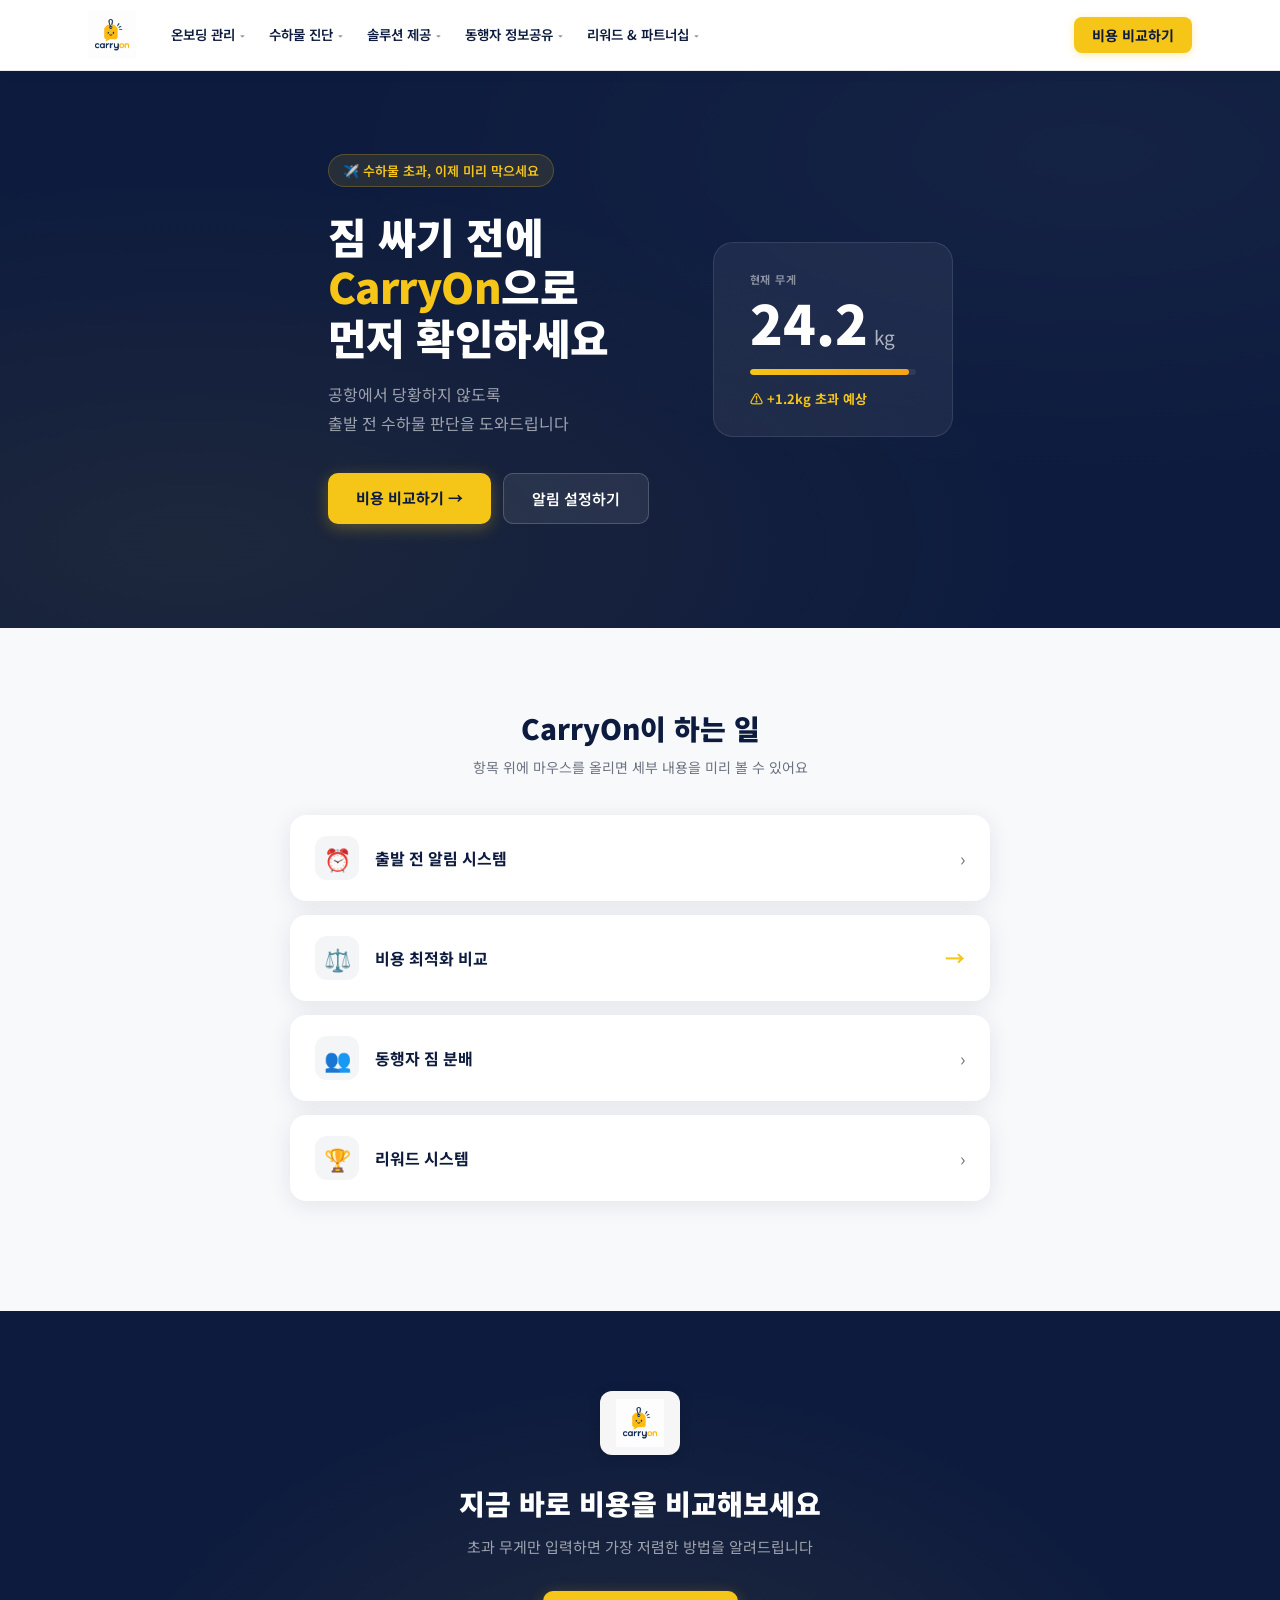
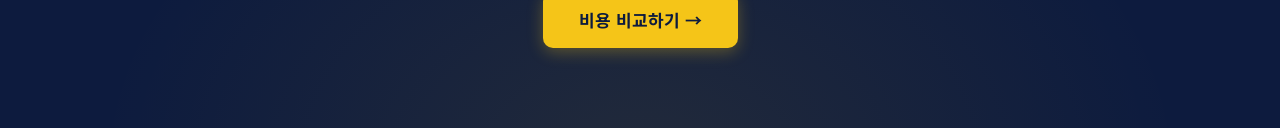
<file: index.html>
<!DOCTYPE html>
<html lang="ko">
<head>
<meta charset="UTF-8">
<meta name="viewport" content="width=device-width, initial-scale=1.0">
<title>CarryOn — 수하물 판단 도우미</title>
<link rel="stylesheet" href="style.css">
</head>
<body>

<nav class="navbar">
  <div class="nav-inner">
    <a href="index.html" class="nav-logo">
      <img src="assets/logo.jpeg" alt="CarryOn">
    </a>
    <ul class="nav-menu">
      <li class="nav-item">
        <button class="nav-item-btn">온보딩 관리 <span class="nav-chevron">▾</span></button>
        <ul class="dropdown">
          <li><a href="#">항공편 검색</a></li>
          <li><a href="#">항공편 등록</a></li>
          <li><a href="#">D-Day별 맞춤 가이드 카드</a></li>
        </ul>
      </li>
      <li class="nav-item">
        <button class="nav-item-btn">수하물 진단 <span class="nav-chevron">▾</span></button>
        <ul class="dropdown">
          <li><a href="#">사전 알림시스템 안내</a></li>
          <li><a href="notification.html">알림시스템 예약</a></li>
          <li><a href="#">무게 입력 및 분석</a></li>
        </ul>
      </li>
      <li class="nav-item">
        <button class="nav-item-btn">솔루션 제공 <span class="nav-chevron">▾</span></button>
        <ul class="dropdown">
          <li><a href="#">배송신청 원클릭 해결</a></li>
          <li><a href="cost.html">초과 요금 즉시 결제</a></li>
        </ul>
      </li>
      <li class="nav-item">
        <button class="nav-item-btn">동행자 정보공유 <span class="nav-chevron">▾</span></button>
        <ul class="dropdown">
          <li><a href="#">동행자 초대 관리</a></li>
          <li><a href="#">그룹 생성</a></li>
          <li><a href="#">일행 현황 공유</a></li>
        </ul>
      </li>
      <li class="nav-item">
        <button class="nav-item-btn">리워드 &amp; 파트너십 <span class="nav-chevron">▾</span></button>
        <ul class="dropdown">
          <li><a href="#">리워드 적립 시스템</a></li>
          <li><a href="#">등급 구조</a></li>
          <li><a href="#">항공사/배송사/면세점</a></li>
        </ul>
      </li>
    </ul>
    <a href="cost.html" class="nav-cta">비용 비교하기</a>
  </div>
</nav>

<section class="hero">
  <div class="hero-inner">
    <div class="hero-badge">✈️ 수하물 초과, 이제 미리 막으세요</div>
    <h1 class="hero-title">
      짐 싸기 전에<br>
      <span class="yellow">CarryOn</span>으로<br>
      먼저 확인하세요
    </h1>
    <p class="hero-sub">공항에서 당황하지 않도록<br>출발 전 수하물 판단을 도와드립니다</p>
    <div class="hero-btns">
      <a href="cost.html" class="btn-primary">비용 비교하기 →</a>
      <a href="notification.html" class="btn-secondary">알림 설정하기</a>
    </div>
  </div>
  <div class="hero-visual">
    <div class="weight-card">
      <div class="wc-label">현재 무게</div>
      <div class="wc-number">24.2<span>kg</span></div>
      <div class="wc-bar-wrap">
        <div class="wc-bar-fill" style="width:96%"></div>
      </div>
      <div class="wc-over">⚠️ +1.2kg 초과 예상</div>
    </div>
  </div>
</section>

<section class="features">
  <div class="features-inner">
    <h2 class="section-title">CarryOn이 하는 일</h2>
    <p class="section-sub">항목 위에 마우스를 올리면 세부 내용을 미리 볼 수 있어요</p>

    <div class="feat-card" id="feat1">
      <div class="feat-header" onclick="toggleFeat('feat1')">
        <div class="feat-icon">⏰</div>
        <div class="feat-main">
          <div class="feat-title">출발 전 알림 시스템</div>
          <div class="feat-arrow">›</div>
        </div>
      </div>
      <div class="feat-body">
        <div class="feat-sub"><strong>D-7 수하물 규정 안내</strong></div>
        <div class="feat-sub"><strong>D-3 짐 싸기 체크리스트</strong></div>
        <div class="feat-sub"><strong>D-1 무게 측정 유도 알림</strong></div>
        <div class="feat-sub"><strong>당일 출발 전 최종 확인</strong></div>
      </div>
    </div>

    <div class="feat-card feat-nav" id="feat2">
      <div class="feat-header" onclick="window.location.href='cost.html'">
        <div class="feat-icon">⚖️</div>
        <div class="feat-main">
          <div class="feat-title">비용 최적화 비교</div>
          <div class="feat-arrow">→</div>
        </div>
      </div>
      <div class="feat-body">
        <div class="feat-sub"><strong>국제 우편 vs 보관 vs 초과 납부 자동 비교</strong></div>
        <div class="feat-sub"><strong>가장 저렴한 옵션 하이라이트</strong></div>
        <div class="feat-sub"><strong>초과 무게 입력 시 즉시 계산</strong></div>
        <a href="cost.html" class="feat-link">지금 바로 계산하기 →</a>
      </div>
    </div>

    <div class="feat-card" id="feat3">
      <div class="feat-header" onclick="toggleFeat('feat3')">
        <div class="feat-icon">👥</div>
        <div class="feat-main">
          <div class="feat-title">동행자 짐 분배</div>
          <div class="feat-arrow">›</div>
        </div>
      </div>
      <div class="feat-body">
        <div class="feat-sub"><strong>일행 전체 무게 합산 현황</strong></div>
        <div class="feat-sub"><strong>최적 분배 추천</strong></div>
        <div class="feat-sub"><strong>그룹 알림 연동</strong></div>
      </div>
    </div>

    <div class="feat-card" id="feat4">
      <div class="feat-header" onclick="toggleFeat('feat4')">
        <div class="feat-icon">🏆</div>
        <div class="feat-main">
          <div class="feat-title">리워드 시스템</div>
          <div class="feat-arrow">›</div>
        </div>
      </div>
      <div class="feat-body">
        <div class="feat-sub"><strong>초과 없이 통과 시 포인트 적립</strong></div>
        <div class="feat-sub"><strong>라운지 이용권 · 수하물 추가 허용 쿠폰</strong></div>
        <div class="feat-sub"><strong>Bronze → Silver → Gold → Platinum</strong></div>
      </div>
    </div>

  </div>
</section>

<section class="cta-section">
  <div class="cta-inner">
    <div class="cta-logo"><img src="assets/logo.jpeg" alt="CarryOn"></div>
    <h2>지금 바로 비용을 비교해보세요</h2>
    <p>초과 무게만 입력하면 가장 저렴한 방법을 알려드립니다</p>
    <a href="cost.html" class="btn-primary large">비용 비교하기 →</a>
  </div>
</section>

<script src="script.js"></script>
</body>
</html>
</file>
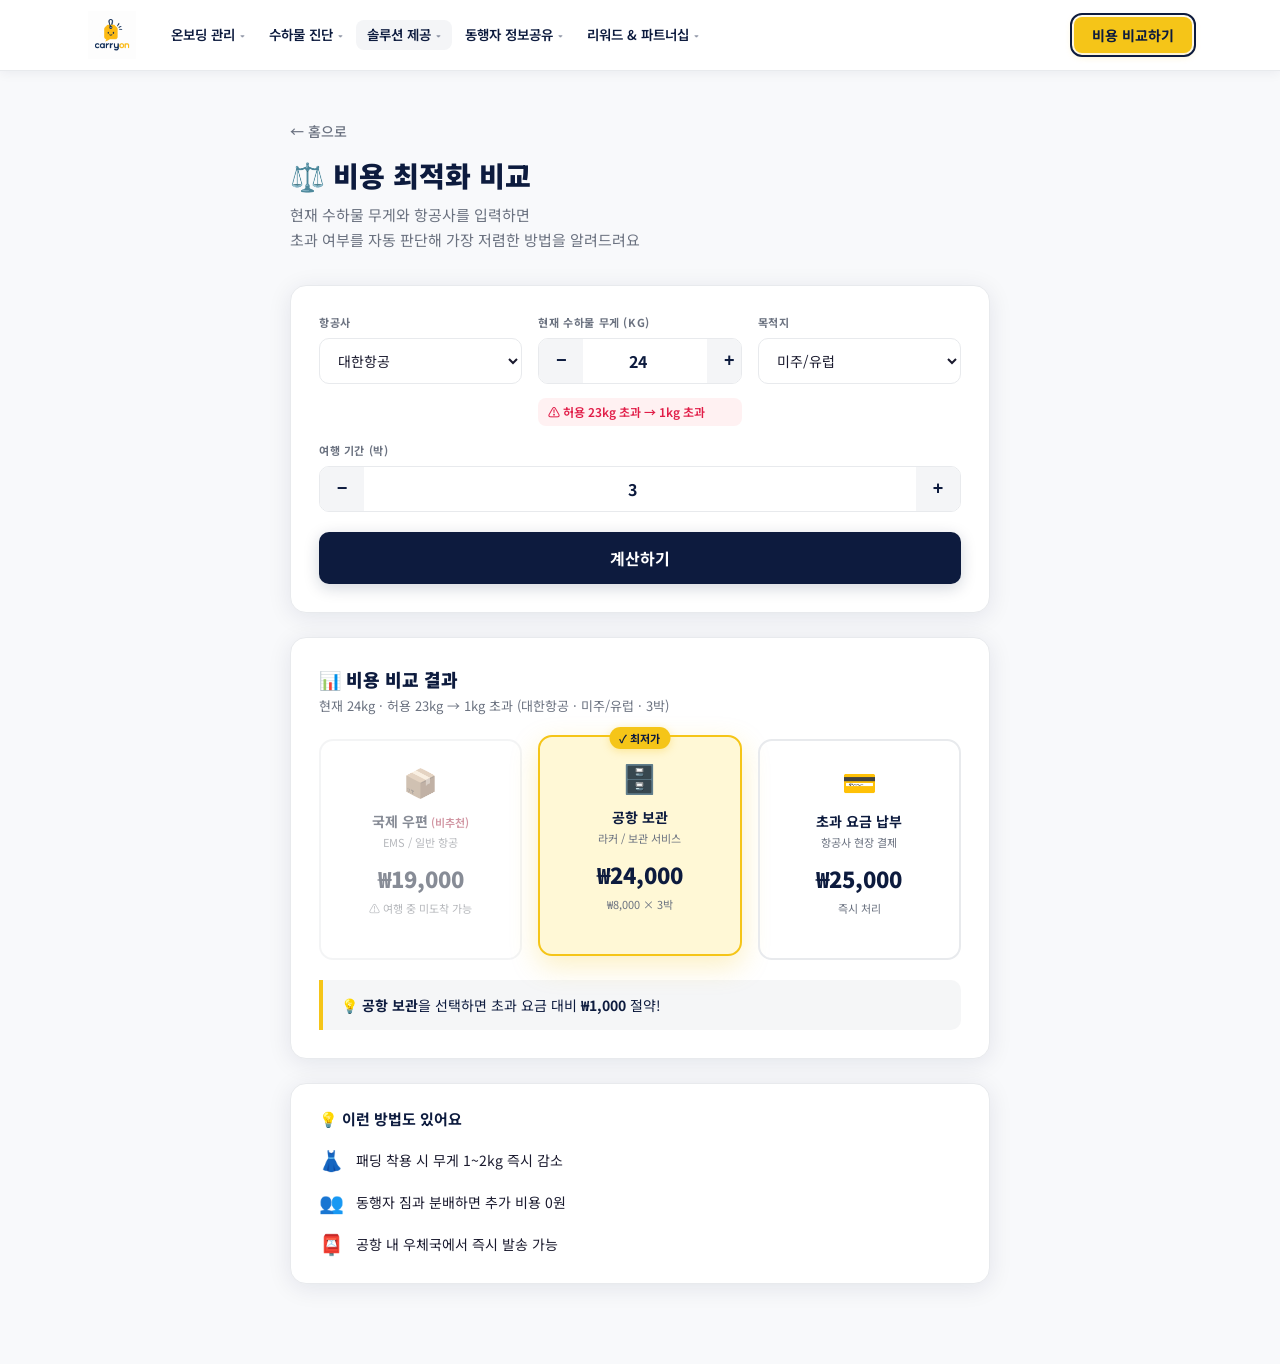
<file: cost.html>
<!DOCTYPE html>
<html lang="ko">
<head>
<meta charset="UTF-8">
<meta name="viewport" content="width=device-width, initial-scale=1.0">
<title>비용 최적화 비교 — CarryOn</title>
<link rel="stylesheet" href="style.css">
</head>
<body>

<nav class="navbar">
  <div class="nav-inner">
    <a href="index.html" class="nav-logo">
      <img src="assets/logo.jpeg" alt="CarryOn">
    </a>
    <ul class="nav-menu">
      <li class="nav-item">
        <button class="nav-item-btn">온보딩 관리 <span class="nav-chevron">▾</span></button>
        <ul class="dropdown">
          <li><a href="#">항공편 검색</a></li>
          <li><a href="#">항공편 등록</a></li>
          <li><a href="#">D-Day별 맞춤 가이드 카드</a></li>
        </ul>
      </li>
      <li class="nav-item">
        <button class="nav-item-btn">수하물 진단 <span class="nav-chevron">▾</span></button>
        <ul class="dropdown">
          <li><a href="#">사전 알림시스템 안내</a></li>
          <li><a href="notification.html">알림시스템 예약</a></li>
          <li><a href="#">무게 입력 및 분석</a></li>
        </ul>
      </li>
      <li class="nav-item active">
        <button class="nav-item-btn">솔루션 제공 <span class="nav-chevron">▾</span></button>
        <ul class="dropdown">
          <li><a href="#">배송신청 원클릭 해결</a></li>
          <li><a href="cost.html" class="active">초과 요금 즉시 결제</a></li>
        </ul>
      </li>
      <li class="nav-item">
        <button class="nav-item-btn">동행자 정보공유 <span class="nav-chevron">▾</span></button>
        <ul class="dropdown">
          <li><a href="#">동행자 초대 관리</a></li>
          <li><a href="#">그룹 생성</a></li>
          <li><a href="#">일행 현황 공유</a></li>
        </ul>
      </li>
      <li class="nav-item">
        <button class="nav-item-btn">리워드 &amp; 파트너십 <span class="nav-chevron">▾</span></button>
        <ul class="dropdown">
          <li><a href="#">리워드 적립 시스템</a></li>
          <li><a href="#">등급 구조</a></li>
          <li><a href="#">항공사/배송사/면세점</a></li>
        </ul>
      </li>
    </ul>
    <a href="cost.html" class="nav-cta active">비용 비교하기</a>
  </div>
</nav>

<main class="cost-main">
  <div class="cost-inner">

    <div class="page-header">
      <a href="index.html" class="back-link">← 홈으로</a>
      <h1>⚖️ 비용 최적화 비교</h1>
      <p>현재 수하물 무게와 항공사를 입력하면<br>초과 여부를 자동 판단해 가장 저렴한 방법을 알려드려요</p>
    </div>

    <div class="input-card">
      <div class="input-row">
        <div class="input-group">
          <label>항공사</label>
          <select id="airline" onchange="calculate()">
            <option value="korean">대한항공</option>
            <option value="asiana">아시아나항공</option>
            <option value="jeju">제주항공</option>
            <option value="jinair">진에어</option>
            <option value="tway">티웨이항공</option>
          </select>
        </div>
        <div class="input-group">
          <label>현재 수하물 무게 (kg)</label>
          <div class="number-input">
            <button onclick="changeWeight(-0.5)">−</button>
            <input type="number" id="currentweight" value="24" min="1" max="50" step="0.5" oninput="calculate()">
            <button onclick="changeWeight(0.5)">+</button>
          </div>
          <div class="weight-status" id="weight-status"></div>
        </div>
        <div class="input-group">
          <label>목적지</label>
          <select id="destination" onchange="calculate()">
            <option value="domestic">국내</option>
            <option value="asia">아시아</option>
            <option value="us" selected>미주/유럽</option>
          </select>
        </div>
        <div class="input-group">
          <label>여행 기간 (박)</label>
          <div class="number-input">
            <button onclick="changeDays(-1)">−</button>
            <input type="number" id="tripdays" value="3" min="1" max="30" step="1" oninput="calculate()">
            <button onclick="changeDays(1)">+</button>
          </div>
        </div>
      </div>
      <button class="calc-btn" onclick="calculate()">계산하기</button>
    </div>

    <div class="no-excess-banner" id="no-excess" style="display:none">
      <div class="neb-icon">✅</div>
      <div>
        <div class="neb-title">초과 없음!</div>
        <div class="neb-sub" id="neb-sub">현재 무게가 허용 범위 내에 있어요</div>
      </div>
    </div>

    <div class="result-section" id="result">
      <div class="result-title">📊 비용 비교 결과</div>
      <div class="result-subtitle" id="result-subtitle">2kg 초과 기준</div>
      <div class="options-grid">
        <div class="option-card" id="card-mail" onclick="showDetail('mail')">
          <div class="option-icon">📦</div>
          <div class="option-name">국제 우편</div>
          <div class="option-desc">EMS / 일반 항공</div>
          <div class="option-price" id="price-mail">₩18,000</div>
          <div class="option-note" id="note-mail">3~5일 소요</div>
          <div class="tap-hint">탭하여 자세히 보기</div>
          <div class="option-badge best" id="badge-mail" style="display:none">✓ 최저가</div>
        </div>
        <div class="option-card" id="card-storage" onclick="showDetail('storage')">
          <div class="option-icon">🗄️</div>
          <div class="option-name">공항 보관</div>
          <div class="option-desc">라커 / 보관 서비스</div>
          <div class="option-price" id="price-storage">₩8,000</div>
          <div class="option-note" id="note-storage">당일 보관</div>
          <div class="tap-hint">탭하여 자세히 보기</div>
          <div class="option-badge best" id="badge-storage" style="display:none">✓ 최저가</div>
        </div>
        <div class="option-card" id="card-fee" onclick="showDetail('fee')">
          <div class="option-icon">💳</div>
          <div class="option-name">초과 요금 납부</div>
          <div class="option-desc">항공사 현장 결제</div>
          <div class="option-price" id="price-fee">₩50,000</div>
          <div class="option-note" id="note-fee">즉시 처리</div>
          <div class="tap-hint">탭하여 자세히 보기</div>
          <div class="option-badge best" id="badge-fee" style="display:none">✓ 최저가</div>
        </div>
      </div>
      <div class="save-banner" id="save-banner">
        💡 <strong id="save-text">국제 우편</strong>을 선택하면 초과 요금 대비 <strong id="save-amount">₩32,000</strong> 절약!
      </div>
    </div>

    <div class="tip-card">
      <div class="tip-title">💡 이런 방법도 있어요</div>
      <div class="tip-list">
        <div class="tip-item"><span class="tip-icon">👗</span><span>패딩 착용 시 무게 1~2kg 즉시 감소</span></div>
        <div class="tip-item"><span class="tip-icon">👥</span><span>동행자 짐과 분배하면 추가 비용 0원</span></div>
        <div class="tip-item"><span class="tip-icon">📮</span><span>공항 내 우체국에서 즉시 발송 가능</span></div>
      </div>
    </div>

  </div>
</main>

<!-- Detail bottom-sheet modal -->
<div class="detail-overlay" id="detail-overlay" onclick="closeDetail()">
  <div class="detail-box" onclick="event.stopPropagation()">
    <div class="detail-drag-handle"></div>
    <div class="detail-box-header">
      <div class="detail-box-icon" id="d-icon"></div>
      <div>
        <div class="detail-box-title" id="d-title"></div>
        <div class="detail-box-sub"  id="d-sub"></div>
      </div>
      <button class="detail-close" onclick="closeDetail()">×</button>
    </div>
    <div id="d-body"></div>
  </div>
</div>

<script src="script.js"></script>
<script>
const airlineFees = {
  korean:  { asia: 20000, us: 25000, domestic: 5000 },
  asiana:  { asia: 18000, us: 23000, domestic: 5000 },
  jeju:    { asia: 15000, us: 20000, domestic: 4000 },
  jinair:  { asia: 14000, us: 19000, domestic: 4000 },
  tway:    { asia: 13000, us: 18000, domestic: 3500 },
};
const allowances = {
  korean:  { domestic: 20, asia: 23, us: 23 },
  asiana:  { domestic: 20, asia: 23, us: 23 },
  jeju:    { domestic: 15, asia: 15, us: 20 },
  jinair:  { domestic: 15, asia: 15, us: 20 },
  tway:    { domestic: 15, asia: 15, us: 20 },
};
const airlineNames = { korean:'대한항공', asiana:'아시아나항공', jeju:'제주항공', jinair:'진에어', tway:'티웨이항공' };
const destNames    = { domestic:'국내', asia:'아시아', us:'미주/유럽' };

function fmt(n) { return '₩' + n.toLocaleString(); }

function getExcess() {
  const airline   = document.getElementById('airline').value;
  const dest      = document.getElementById('destination').value;
  const currentKg = parseFloat(document.getElementById('currentweight').value) || 0;
  const limit     = allowances[airline][dest];
  const excess    = Math.round(Math.max(0, currentKg - limit) * 10) / 10;
  return { airline, dest, currentKg, limit, excess };
}

function changeWeight(delta) {
  const el = document.getElementById('currentweight');
  let v = parseFloat(el.value) + delta;
  if (v < 1)  v = 1;
  if (v > 50) v = 50;
  el.value = v;
  calculate();
}

function changeDays(delta) {
  const el = document.getElementById('tripdays');
  let v = parseInt(el.value) + delta;
  if (v < 1)  v = 1;
  if (v > 30) v = 30;
  el.value = v;
  calculate();
}

function calculate() {
  const { airline, dest, currentKg, limit, excess } = getExcess();

  /* weight status chip */
  const statusEl = document.getElementById('weight-status');
  if (excess <= 0) {
    statusEl.textContent  = `✓ 허용 범위 내 (한도 ${limit}kg, 여유 ${Math.round((limit - currentKg)*10)/10}kg)`;
    statusEl.className    = 'weight-status ok';
  } else {
    statusEl.textContent  = `⚠️ 허용 ${limit}kg 초과 → ${excess}kg 초과`;
    statusEl.className    = 'weight-status over';
  }

  /* no-excess vs result 토글 */
  const noExcessEl = document.getElementById('no-excess');
  const resultEl   = document.getElementById('result');
  if (excess <= 0) {
    noExcessEl.style.display = 'flex';
    resultEl.style.display   = 'none';
    document.getElementById('neb-sub').textContent =
      `현재 ${currentKg}kg · ${airlineNames[airline]} ${destNames[dest]} 허용 ${limit}kg — 초과 없음!`;
    return;
  }
  noExcessEl.style.display = 'none';
  resultEl.style.display   = 'block';

  const kg      = excess;
  const nights  = parseInt(document.getElementById('tripdays').value) || 1;
  const mailBase      = { domestic:3000, asia:8000, us:15000 };
  const mailKg        = { domestic:1000, asia:2500, us:4000 };
  const mailCost      = mailBase[dest] + mailKg[dest] * kg;
  const storagePerDay = dest==='domestic' ? 4000 : dest==='asia' ? 6000 : 8000;
  const storageCost   = storagePerDay * nights;
  const feeCost       = airlineFees[airline][dest] * kg;

  document.getElementById('result-subtitle').textContent =
    `현재 ${currentKg}kg · 허용 ${limit}kg → ${kg}kg 초과 (${airlineNames[airline]} · ${destNames[dest]} · ${nights}박)`;
  document.getElementById('price-mail').textContent    = fmt(mailCost);
  document.getElementById('price-storage').textContent = fmt(storageCost);
  document.getElementById('price-fee').textContent     = fmt(feeCost);
  const mailTooSlow = nights < 5;
  document.getElementById('note-mail').textContent =
    mailTooSlow
      ? '⚠️ 여행 중 미도착 가능'
      : dest==='domestic'?'1~2일 소요':dest==='asia'?'2~4일 소요':'5~7일 소요';
  document.getElementById('note-storage').textContent =
    `${fmt(storagePerDay)} × ${nights}박`;

  const mailCard = document.getElementById('card-mail');
  mailTooSlow ? mailCard.classList.add('mail-unavailable') : mailCard.classList.remove('mail-unavailable');

  ['mail','storage','fee'].forEach(k => {
    document.getElementById('badge-'+k).style.display = 'none';
    document.getElementById('card-'+k).classList.remove('winner');
  });

  const prices = { mail:mailCost, storage:storageCost, fee:feeCost };
  const eligible = mailTooSlow ? ['storage','fee'] : ['mail','storage','fee'];
  const minKey = eligible.reduce((a,b) => prices[a]<prices[b]?a:b);
  document.getElementById('badge-'+minKey).style.display = 'block';
  document.getElementById('card-'+minKey).classList.add('winner');

  const saved   = feeCost - prices[minKey];
  const nameMap = { mail:'국제 우편', storage:'공항 보관', fee:'초과 요금 납부' };
  if (saved > 0 && minKey !== 'fee') {
    document.getElementById('save-text').textContent   = nameMap[minKey];
    document.getElementById('save-amount').textContent = fmt(saved);
    document.getElementById('save-banner').style.display = 'block';
  } else {
    document.getElementById('save-banner').style.display = 'none';
  }
}
calculate();

/* ── Detail modal ── */
const mailBaseMap = { domestic:3000, asia:8000, us:15000 };
const mailKgMap   = { domestic:1000, asia:2500, us:4000 };
const storageMap  = { domestic:4000, asia:6000, us:8000 };
const deliveryMap = { domestic:'1~2일', asia:'2~4일', us:'5~7일' };

function showDetail(type) {
  const { airline, dest, currentKg, limit, excess } = getExcess();
  const kg     = excess || 0.5;
  const nights = parseInt(document.getElementById('tripdays').value) || 1;

  const mailCost      = mailBaseMap[dest] + mailKgMap[dest] * kg;
  const storagePerDay = storageMap[dest];
  const storageCost   = storagePerDay * nights;
  const feeCost       = airlineFees[airline][dest] * kg;

  const meta = {
    mail:    { icon:'📦', title:'국제 우편 (EMS)', sub:'공항 내 우체국에서 즉시 접수 가능' },
    storage: { icon:'🗄️', title:'공항 보관 서비스', sub:'라커 또는 수하물 보관 서비스 이용' },
    fee:     { icon:'💳', title:'초과 요금 납부', sub:'항공사 카운터 현장 결제' },
  };
  document.getElementById('d-icon').textContent  = meta[type].icon;
  document.getElementById('d-title').textContent = meta[type].title;
  document.getElementById('d-sub').textContent   = meta[type].sub;

  let body = '';

  if (type === 'mail') {
    body = `
      <div class="detail-section">
        <div class="detail-section-heading">💰 요금 계산 기준</div>
        <div class="detail-row">
          <span class="d-label">기본 요금 (${destNames[dest]} 노선)</span>
          <span class="d-value">${fmt(mailBaseMap[dest])}</span>
        </div>
        <div class="detail-row">
          <span class="d-label">초과 ${kg}kg × kg당 ${fmt(mailKgMap[dest])}</span>
          <span class="d-value">${fmt(mailKgMap[dest] * kg)}</span>
        </div>
        <div class="detail-row highlight">
          <span class="d-label">합계</span>
          <span class="d-value">${fmt(mailCost)}</span>
        </div>
      </div>
      <div class="detail-section">
        <div class="detail-section-heading">목적지별 기본 요금 / kg당 추가 요금</div>
        <table class="detail-table">
          <thead><tr><th>목적지</th><th>기본요금</th><th>kg당</th></tr></thead>
          <tbody>
            ${[['domestic','국내'],['asia','아시아'],['us','미주/유럽']].map(([k,n])=>`
              <tr class="${k===dest?'current':''}">
                <td>${n}${k===dest?' ✓':''}</td>
                <td>${fmt(mailBaseMap[k])}</td>
                <td>${fmt(mailKgMap[k])}</td>
              </tr>`).join('')}
          </tbody>
        </table>
      </div>
      <div class="detail-section">
        <div class="detail-section-heading">⏱️ 배송 소요 기간 &amp; 이용 방법</div>
        <ul class="detail-tips">
          <li>${destNames[dest]} 기준 약 ${deliveryMap[dest]} 소요 (EMS 기준)</li>
          <li>공항 내 우체국 또는 EMS 접수 창구 방문 후 즉시 발송</li>
          <li>박스는 공항 내 구매 가능 (약 ₩1,000~2,000)</li>
          <li>출발 2시간 전까지 접수 완료 필요</li>
          <li>귀중품·액체류·리튬 배터리는 포함 불가</li>
        </ul>
      </div>`;
  } else if (type === 'storage') {
    body = `
      <div class="detail-section">
        <div class="detail-section-heading">💰 요금 계산 기준</div>
        <div class="detail-row">
          <span class="d-label">1일 보관 요금 (${destNames[dest]})</span>
          <span class="d-value">${fmt(storagePerDay)}</span>
        </div>
        <div class="detail-row">
          <span class="d-label">${fmt(storagePerDay)} × ${nights}박</span>
          <span class="d-value">${fmt(storageCost)}</span>
        </div>
        <div class="detail-row highlight">
          <span class="d-label">합계 (${nights}박 기준)</span>
          <span class="d-value">${fmt(storageCost)}</span>
        </div>
      </div>
      <div class="detail-section">
        <div class="detail-section-heading">목적지별 1일 보관 요금</div>
        <table class="detail-table">
          <thead><tr><th>목적지</th><th>1일</th><th>${nights}박 합계</th></tr></thead>
          <tbody>
            ${[['domestic','국내'],['asia','아시아'],['us','미주/유럽']].map(([k,n])=>`
              <tr class="${k===dest?'current':''}">
                <td>${n}${k===dest?' ✓':''}</td>
                <td>${fmt(storageMap[k])}</td>
                <td>${fmt(storageMap[k] * nights)}</td>
              </tr>`).join('')}
          </tbody>
        </table>
      </div>
      <div class="detail-section">
        <div class="detail-section-heading">📍 이용 방법 &amp; 추천 상황</div>
        <ul class="detail-tips">
          <li>인천공항 1층 · 3층 수하물 보관소 또는 셀프 라커 이용</li>
          <li>귀국 후 찾아가거나 국내 택배 연계 배송 가능</li>
          <li>단기 여행(1~2박)에 비용 효율적, 장기일수록 우편 발송이 유리</li>
          <li>불필요한 짐을 맡기고 가볍게 여행하고 싶을 때 추천</li>
        </ul>
      </div>`;
  } else {
    const feePerKg = airlineFees[airline][dest];
    body = `
      <div class="detail-section">
        <div class="detail-section-heading">💰 요금 계산 기준</div>
        <div class="detail-row">
          <span class="d-label">${airlineNames[airline]} · ${destNames[dest]} · kg당 요금</span>
          <span class="d-value">${fmt(feePerKg)}</span>
        </div>
        <div class="detail-row">
          <span class="d-label">초과 ${kg}kg × ${fmt(feePerKg)}</span>
          <span class="d-value">${fmt(feeCost)}</span>
        </div>
        <div class="detail-row highlight">
          <span class="d-label">현장 결제 합계</span>
          <span class="d-value">${fmt(feeCost)}</span>
        </div>
      </div>
      <div class="detail-section">
        <div class="detail-section-heading">항공사별 ${destNames[dest]} 노선 kg당 요금 비교</div>
        <table class="detail-table">
          <thead><tr><th>항공사</th><th>kg당</th><th>${kg}kg 초과 시</th></tr></thead>
          <tbody>
            ${Object.entries(airlineFees).map(([k,v])=>`
              <tr class="${k===airline?'current':''}">
                <td>${airlineNames[k]}${k===airline?' ✓':''}</td>
                <td>${fmt(v[dest])}</td>
                <td>${fmt(v[dest]*kg)}</td>
              </tr>`).join('')}
          </tbody>
        </table>
      </div>
      <div class="detail-section">
        <div class="detail-section-heading">💡 절약 팁</div>
        <ul class="detail-tips">
          <li>출발 전 항공사 앱에서 추가 수하물 사전 구매 시 20~40% 저렴</li>
          <li>왕복 구매 시 추가 할인 적용 가능한 경우 있음</li>
          <li>체크인 카운터 대신 웹/앱 체크인으로 미리 처리 가능</li>
        </ul>
      </div>`;
  }

  document.getElementById('d-body').innerHTML = body;
  document.getElementById('detail-overlay').classList.add('active');
  document.body.style.overflow = 'hidden';
}

function closeDetail() {
  document.getElementById('detail-overlay').classList.remove('active');
  document.body.style.overflow = '';
}

document.addEventListener('keydown', e => { if (e.key === 'Escape') closeDetail(); });
</script>
</body>
</html>
</file>
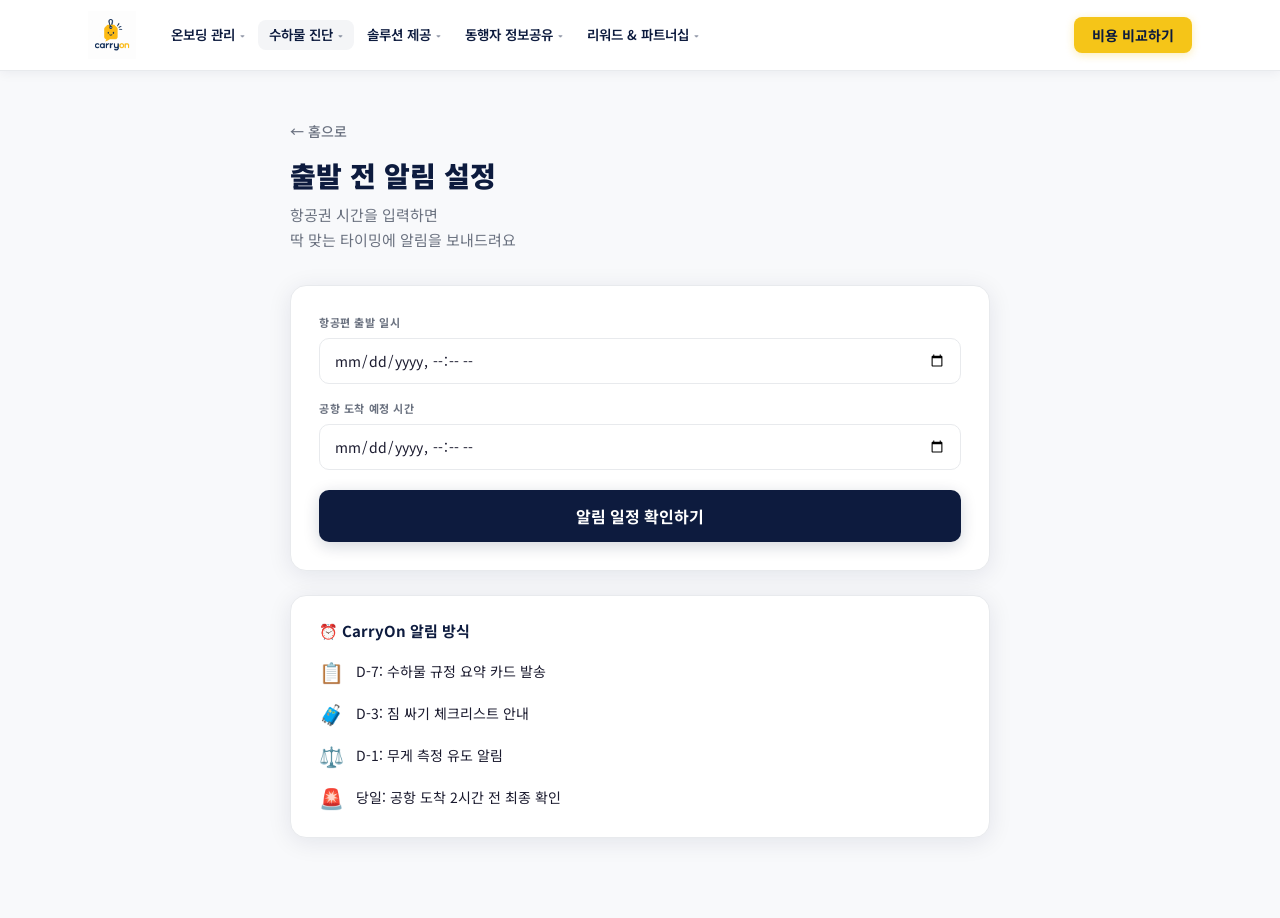
<file: notification.html>
<!DOCTYPE html>
<html lang="ko">
<head>
<meta charset="UTF-8">
<meta name="viewport" content="width=device-width, initial-scale=1.0">
<title>알림 설정 — CarryOn</title>
<link rel="stylesheet" href="style.css">
</head>
<body>

<nav class="navbar">
  <div class="nav-inner">
    <a href="index.html" class="nav-logo">
      <img src="assets/logo.jpeg" alt="CarryOn">
    </a>
    <ul class="nav-menu">
      <li class="nav-item">
        <button class="nav-item-btn">온보딩 관리 <span class="nav-chevron">▾</span></button>
        <ul class="dropdown">
          <li><a href="#">항공편 검색</a></li>
          <li><a href="#">항공편 등록</a></li>
          <li><a href="#">D-Day별 맞춤 가이드 카드</a></li>
        </ul>
      </li>
      <li class="nav-item active">
        <button class="nav-item-btn">수하물 진단 <span class="nav-chevron">▾</span></button>
        <ul class="dropdown">
          <li><a href="#">사전 알림시스템 안내</a></li>
          <li><a href="notification.html" class="active">알림시스템 예약</a></li>
          <li><a href="#">무게 입력 및 분석</a></li>
        </ul>
      </li>
      <li class="nav-item">
        <button class="nav-item-btn">솔루션 제공 <span class="nav-chevron">▾</span></button>
        <ul class="dropdown">
          <li><a href="#">배송신청 원클릭 해결</a></li>
          <li><a href="cost.html">초과 요금 즉시 결제</a></li>
        </ul>
      </li>
      <li class="nav-item">
        <button class="nav-item-btn">동행자 정보공유 <span class="nav-chevron">▾</span></button>
        <ul class="dropdown">
          <li><a href="#">동행자 초대 관리</a></li>
          <li><a href="#">그룹 생성</a></li>
          <li><a href="#">일행 현황 공유</a></li>
        </ul>
      </li>
      <li class="nav-item">
        <button class="nav-item-btn">리워드 &amp; 파트너십 <span class="nav-chevron">▾</span></button>
        <ul class="dropdown">
          <li><a href="#">리워드 적립 시스템</a></li>
          <li><a href="#">등급 구조</a></li>
          <li><a href="#">항공사/배송사/면세점</a></li>
        </ul>
      </li>
    </ul>
    <a href="cost.html" class="nav-cta">비용 비교하기</a>
  </div>
</nav>

<main class="cost-main">
  <div class="cost-inner">
    <div class="page-header">
      <a href="index.html" class="back-link">← 홈으로</a>
      <h1>출발 전 알림 설정</h1>
      <p>항공권 시간을 입력하면<br>딱 맞는 타이밍에 알림을 보내드려요</p>
    </div>
    <div class="input-card">
      <div class="input-row vertical">
        <div class="input-group full">
          <label>항공편 출발 일시</label>
          <input type="datetime-local" id="flight-time">
        </div>
        <div class="input-group full">
          <label>공항 도착 예정 시간</label>
          <input type="datetime-local" id="airport-time">
        </div>
      </div>
      <button class="calc-btn" onclick="setAlerts()">알림 일정 확인하기</button>
    </div>
    <div class="result-section" id="alert-result" style="display:none">
      <div class="result-title">📅 나의 알림 일정</div>
      <div class="alert-timeline" id="alert-timeline"></div>
    </div>
    <div class="tip-card">
      <div class="tip-title">⏰ CarryOn 알림 방식</div>
      <div class="tip-list">
        <div class="tip-item"><span class="tip-icon">📋</span><span>D-7: 수하물 규정 요약 카드 발송</span></div>
        <div class="tip-item"><span class="tip-icon">🧳</span><span>D-3: 짐 싸기 체크리스트 안내</span></div>
        <div class="tip-item"><span class="tip-icon">⚖️</span><span>D-1: 무게 측정 유도 알림</span></div>
        <div class="tip-item"><span class="tip-icon">🚨</span><span>당일: 공항 도착 2시간 전 최종 확인</span></div>
      </div>
    </div>
  </div>
</main>

<script src="script.js"></script>
<script>
function setAlerts() {
  const ft = document.getElementById('flight-time').value;
  if (!ft) { alert('항공편 출발 일시를 입력해주세요!'); return; }
  const flightDate = new Date(ft);
  const alerts = [
    { label:'D-7', emoji:'📋', desc:'수하물 규정 요약 카드', date: new Date(flightDate - 7*86400000) },
    { label:'D-3', emoji:'🧳', desc:'짐 싸기 체크리스트',   date: new Date(flightDate - 3*86400000) },
    { label:'D-1', emoji:'⚖️', desc:'무게 측정 유도 알림',  date: new Date(flightDate - 1*86400000) },
    { label:'당일', emoji:'🚨', desc:'출발 전 최종 확인',    date: new Date(flightDate - 2*3600000)  },
  ];
  const fmt = d => `${d.getMonth()+1}월 ${d.getDate()}일 ${d.getHours()}:${String(d.getMinutes()).padStart(2,'0')}`;
  document.getElementById('alert-timeline').innerHTML = alerts.map((a,i) => `
    <div class="alert-item" style="animation-delay:${i*0.1}s">
      <div class="alert-dot">${a.emoji}</div>
      <div class="alert-info">
        <div class="alert-label">${a.label}</div>
        <div class="alert-desc">${a.desc}</div>
        <div class="alert-time">${fmt(a.date)}</div>
      </div>
    </div>
  `).join('');
  document.getElementById('alert-result').style.display = 'block';
}
</script>
</body>
</html>
</file>
<file: style.css>
@import url('https://fonts.googleapis.com/css2?family=Noto+Sans+KR:wght@300;400;500;700;900&family=DM+Sans:wght@400;600;700&display=swap');

:root {
  --navy:         #0D1B3E;
  --yellow:       #F5C518;
  --yellow-light: #FFF8D6;
  --white:        #FFFFFF;
  --gray:         #F4F5F7;
  --gray2:        #E8EAED;
  --text:         #1A1A2E;
  --muted:        #6B7280;
  --radius:       16px;
  --shadow:       0 4px 24px rgba(13,27,62,0.09);
  --shadow-lg:    0 10px 40px rgba(13,27,62,0.16);
}

* { margin:0; padding:0; box-sizing:border-box; }
html { scroll-behavior: smooth; }

body {
  font-family: 'Noto Sans KR', 'DM Sans', sans-serif;
  background: #F8F9FB;
  color: var(--text);
}

/* ──────────────────────────────── NAVBAR */
.navbar {
  position: sticky; top: 0; z-index: 100;
  background: #ffffff;
  box-shadow: 0 1px 0 var(--gray2), 0 2px 12px rgba(13,27,62,0.07);
}
.nav-inner {
  max-width: 1160px; margin: 0 auto;
  padding: 0 28px; height: 70px;
  display: flex; align-items: center; gap: 8px;
}

.nav-logo {
  display: inline-flex; align-items: center;
  text-decoration: none; flex-shrink: 0;
  transition: opacity .2s;
}
.nav-logo:hover { opacity: 0.75; }
.nav-logo img   { height: 48px; display: block; object-fit: contain; }

/* ── Horizontal dropdown menu */
.nav-menu {
  list-style: none; display: flex; align-items: center;
  gap: 2px; flex: 1; margin: 0 16px;
}
.nav-item { position: relative; }
.nav-item-btn {
  background: none; border: none; cursor: pointer;
  font-family: inherit; font-size: 13.5px; font-weight: 600;
  color: var(--navy); padding: 8px 11px; border-radius: 8px;
  display: flex; align-items: center; gap: 5px;
  transition: background .15s; white-space: nowrap; line-height: 1;
}
.nav-item-btn:hover,
.nav-item.active .nav-item-btn { background: var(--gray); }
.nav-chevron {
  font-size: 9px; opacity: 0.45; display: inline-block;
  transition: transform .22s ease, opacity .2s;
}
.nav-item:hover .nav-chevron,
.nav-item.open  .nav-chevron { transform: rotate(180deg); opacity: 1; }

.dropdown {
  position: absolute; top: calc(100% + 8px); left: 0;
  background: white; border-radius: 12px;
  box-shadow: 0 10px 36px rgba(13,27,62,0.14);
  border: 1.5px solid var(--gray2);
  list-style: none; padding: 6px;
  min-width: 185px;
  opacity: 0; visibility: hidden; pointer-events: none;
  transform: translateY(-6px);
  transition: opacity .2s ease, transform .2s ease, visibility 0s linear .2s;
  z-index: 200;
}
.nav-item:hover .dropdown,
.nav-item.open  .dropdown {
  opacity: 1; visibility: visible; pointer-events: auto;
  transform: translateY(0);
  transition: opacity .2s ease, transform .2s ease, visibility 0s linear 0s;
}
.dropdown li a {
  display: block; padding: 9px 14px; border-radius: 8px;
  font-size: 13px; font-weight: 500; color: var(--text);
  text-decoration: none; transition: background .15s, color .15s;
  white-space: nowrap;
}
.dropdown li a:hover  { background: var(--gray); color: var(--navy); }
.dropdown li a.active {
  background: var(--yellow-light); color: var(--navy); font-weight: 700;
}

/* ── CTA button (right) */
.nav-cta {
  background: var(--yellow); color: var(--navy);
  text-decoration: none; font-size: 14px; font-weight: 700;
  padding: 8px 18px; border-radius: 8px; flex-shrink: 0;
  box-shadow: 0 2px 8px rgba(245,197,24,0.32);
  transition: opacity .2s, transform .15s, box-shadow .15s;
}
.nav-cta:hover  { opacity: 0.9; transform: translateY(-1px); box-shadow: 0 5px 14px rgba(245,197,24,0.40); }
.nav-cta.active { outline: 2px solid var(--navy); outline-offset: 2px; }

/* ──────────────────────────────── HERO */
.hero {
  background: var(--navy);
  background-image:
    radial-gradient(ellipse at 15% 85%, rgba(245,197,24,0.07) 0%, transparent 55%),
    radial-gradient(ellipse at 85% 15%, rgba(255,255,255,0.03) 0%, transparent 50%);
  color: white;
  padding: 84px 24px 104px;
  display: flex; align-items: center; justify-content: center;
  gap: 64px; flex-wrap: wrap;
}
.hero-inner { max-width: 480px; }
.hero-badge {
  display: inline-flex; align-items: center; gap: 6px;
  background: rgba(245,197,24,0.11);
  border: 1px solid rgba(245,197,24,0.24);
  color: var(--yellow);
  font-size: 13px; font-weight: 600;
  padding: 6px 14px; border-radius: 20px;
  margin-bottom: 24px;
}
.hero-title {
  font-size: 42px; font-weight: 900;
  line-height: 1.2; margin-bottom: 18px;
  letter-spacing: -0.5px;
}
.hero-title .yellow { color: var(--yellow); }
.hero-sub {
  color: rgba(255,255,255,0.58);
  font-size: 16px; line-height: 1.78; margin-bottom: 36px;
}
.hero-btns { display: flex; gap: 12px; flex-wrap: wrap; }

.btn-primary {
  background: var(--yellow); color: var(--navy);
  padding: 14px 28px; border-radius: 10px;
  font-weight: 700; font-size: 15px;
  text-decoration: none; display: inline-block;
  box-shadow: 0 4px 16px rgba(245,197,24,0.30);
  transition: transform .15s, box-shadow .15s;
}
.btn-primary:hover  { transform: translateY(-2px); box-shadow: 0 8px 24px rgba(245,197,24,0.42); }
.btn-primary:active { transform: translateY(0); }
.btn-primary.large  { font-size: 17px; padding: 16px 36px; }

.btn-secondary {
  background: rgba(255,255,255,0.08); color: white;
  padding: 14px 28px; border-radius: 10px;
  font-weight: 600; font-size: 15px;
  text-decoration: none; display: inline-block;
  border: 1px solid rgba(255,255,255,0.18);
  transition: background .15s, border-color .15s;
}
.btn-secondary:hover { background: rgba(255,255,255,0.15); border-color: rgba(255,255,255,0.32); }

/* ──────────────────────────────── WEIGHT CARD */
.hero-visual { flex-shrink: 0; }
.weight-card {
  background: rgba(255,255,255,0.06);
  border: 1px solid rgba(255,255,255,0.10);
  border-radius: 20px; padding: 28px 36px; min-width: 240px;
}
.wc-label { color: rgba(255,255,255,0.48); font-size: 11px; font-weight: 700; letter-spacing: 0.8px; text-transform: uppercase; margin-bottom: 8px; }
.wc-number { font-size: 54px; font-weight: 900; color: white; line-height: 1; }
.wc-number span { font-size: 19px; font-weight: 400; margin-left: 6px; opacity: 0.65; }
.wc-bar-wrap {
  height: 6px; background: rgba(255,255,255,0.08);
  border-radius: 3px; margin: 20px 0 14px; overflow: hidden;
}
.wc-bar-fill { height: 100%; background: linear-gradient(90deg, var(--yellow), #f5a318); border-radius: 3px; }
.wc-over { color: var(--yellow); font-size: 13px; font-weight: 700; }

/* ──────────────────────────────── FEATURES */
.features { padding: 80px 24px 96px; }
.features-inner { max-width: 700px; margin: 0 auto; }
.section-title {
  font-size: 28px; font-weight: 900;
  color: var(--navy); margin-bottom: 8px; text-align: center;
}
.section-sub {
  font-size: 14px; color: var(--muted);
  text-align: center; margin-bottom: 36px; line-height: 1.6;
}

.feat-card {
  background: white; border-radius: var(--radius);
  box-shadow: var(--shadow); margin-bottom: 14px;
  overflow: hidden;
  border: 1.5px solid transparent;
  transition: box-shadow .25s, transform .2s, border-color .2s;
}
.feat-card:hover {
  box-shadow: var(--shadow-lg);
  transform: translateY(-2px);
  border-color: var(--gray2);
}

.feat-header {
  display: flex; align-items: center; gap: 16px;
  padding: 20px 24px; cursor: pointer; user-select: none;
  transition: background .2s;
}
.feat-icon {
  font-size: 22px;
  width: 44px; height: 44px;
  display: flex; align-items: center; justify-content: center;
  background: var(--gray); border-radius: 12px; flex-shrink: 0;
  transition: background .2s;
}
.feat-card:hover .feat-icon { background: var(--yellow-light); }
.feat-main { flex: 1; display: flex; align-items: center; justify-content: space-between; }
.feat-title { font-size: 16px; font-weight: 700; color: var(--navy); }
.feat-arrow { font-size: 18px; color: var(--muted); transition: transform .25s, color .2s; }
.feat-card.open .feat-arrow { transform: rotate(90deg); color: var(--navy); }
.feat-card.open .feat-header { background: var(--yellow-light); }
.feat-card:hover:not(.open) .feat-header { background: var(--gray); }

/* ── Hover + open both reveal body (smooth max-height) */
.feat-body {
  display: flex; flex-direction: column;
  padding: 0 24px 0 84px; gap: 10px;
  max-height: 0; overflow: hidden; opacity: 0;
  transition:
    max-height .35s cubic-bezier(0.4,0,0.2,1),
    opacity    .25s ease,
    padding    .25s ease;
}
.feat-card:hover .feat-body,
.feat-card.open  .feat-body {
  max-height: 400px;
  opacity: 1;
  padding: 0 24px 20px 84px;
}

.feat-sub {
  font-size: 14px; color: var(--text);
  padding: 9px 14px; background: var(--gray); border-radius: 8px;
  line-height: 1.5;
}
.feat-link {
  display: inline-flex; align-items: center; gap: 4px;
  margin-top: 4px;
  color: var(--navy); font-weight: 700; font-size: 14px;
  text-decoration: none; border-bottom: 2px solid var(--yellow);
  width: fit-content; padding-bottom: 2px;
  transition: color .15s;
}
.feat-link:hover { color: #2a3f7e; }

/* Navigation card — 비용 최적화 */
.feat-card.feat-nav .feat-arrow {
  color: var(--yellow); font-size: 20px; font-weight: 700;
}
.feat-card.feat-nav:hover { border-left: 3px solid var(--yellow); }
.feat-card.feat-nav .feat-header:active { background: var(--yellow-light); }

/* ──────────────────────────────── COST / NOTIFICATION PAGE */
.cost-main { padding: 48px 24px 80px; }
.cost-inner { max-width: 700px; margin: 0 auto; }
.page-header { margin-bottom: 32px; }
.back-link {
  color: var(--muted); text-decoration: none;
  font-size: 14px; font-weight: 500;
  display: inline-flex; align-items: center; gap: 4px;
  margin-bottom: 14px;
  transition: color .15s, transform .15s;
}
.back-link:hover { color: var(--navy); transform: translateX(-2px); }
.page-header h1 { font-size: 28px; font-weight: 900; color: var(--navy); margin-bottom: 8px; }
.page-header p  { color: var(--muted); font-size: 15px; line-height: 1.65; }

.input-card {
  background: white; border-radius: var(--radius);
  box-shadow: var(--shadow); padding: 28px; margin-bottom: 24px;
  border: 1.5px solid var(--gray2);
}
.input-row { display: flex; gap: 16px; flex-wrap: wrap; margin-bottom: 20px; }
.input-row.vertical { flex-direction: column; }
.input-group { flex: 1; min-width: 150px; display: flex; flex-direction: column; gap: 8px; }
.input-group.full { flex: none; width: 100%; }
.input-group label {
  font-size: 11px; font-weight: 700; color: var(--muted);
  letter-spacing: 0.6px; text-transform: uppercase;
}
.input-group select,
.input-group input[type="datetime-local"] {
  padding: 11px 14px; border: 1.5px solid var(--gray2);
  border-radius: 10px; font-size: 14px; font-family: inherit;
  color: var(--text); background: white; outline: none;
  transition: border-color .2s, box-shadow .2s;
}
.input-group select:focus,
.input-group input:focus {
  border-color: var(--navy);
  box-shadow: 0 0 0 3px rgba(13,27,62,0.06);
}

.number-input {
  display: flex; align-items: center;
  border: 1.5px solid var(--gray2); border-radius: 10px; overflow: hidden;
  transition: border-color .2s, box-shadow .2s;
}
.number-input:focus-within {
  border-color: var(--navy);
  box-shadow: 0 0 0 3px rgba(13,27,62,0.06);
}
.number-input button {
  width: 44px; height: 44px; background: var(--gray);
  border: none; font-size: 18px; cursor: pointer;
  color: var(--navy); font-weight: 700; flex-shrink: 0;
  transition: background .15s;
}
.number-input button:hover  { background: var(--gray2); }
.number-input button:active { background: var(--yellow-light); }
.number-input input {
  flex: 1; text-align: center; border: none; outline: none;
  font-size: 16px; font-weight: 700; color: var(--navy);
  font-family: inherit; padding: 0;
}

.calc-btn {
  width: 100%; background: var(--navy); color: white;
  border: none; border-radius: 10px; padding: 14px;
  font-size: 16px; font-weight: 700; cursor: pointer;
  font-family: inherit;
  box-shadow: 0 4px 16px rgba(13,27,62,0.18);
  transition: opacity .15s, transform .15s, box-shadow .15s;
}
.calc-btn:hover  { opacity: 0.9; transform: translateY(-1px); box-shadow: 0 6px 20px rgba(13,27,62,0.24); }
.calc-btn:active { transform: translateY(0); }

/* ──────────────────────────────── RESULT */
.result-section {
  background: white; border-radius: var(--radius);
  box-shadow: var(--shadow); padding: 28px; margin-bottom: 24px;
  border: 1.5px solid var(--gray2);
}
.result-title    { font-size: 18px; font-weight: 900; color: var(--navy); margin-bottom: 4px; }
.result-subtitle { font-size: 13px; color: var(--muted); margin-bottom: 24px; }
.options-grid    { display: grid; grid-template-columns: repeat(3,1fr); gap: 16px; margin-bottom: 20px; }

.option-card {
  border: 2px solid var(--gray2); border-radius: 14px;
  padding: 20px 16px; text-align: center; position: relative;
  transition: border-color .2s, transform .2s, box-shadow .2s;
}
.option-card:hover { box-shadow: var(--shadow); }
.option-card.winner {
  border-color: var(--yellow); background: var(--yellow-light);
  transform: translateY(-4px); box-shadow: 0 10px 28px rgba(245,197,24,0.26);
}
.option-icon  { font-size: 28px; margin-bottom: 10px; }
.option-name  { font-size: 14px; font-weight: 700; color: var(--navy); margin-bottom: 4px; }
.option-desc  { font-size: 11px; color: var(--muted); margin-bottom: 12px; line-height: 1.4; }
.option-price { font-size: 22px; font-weight: 900; color: var(--navy); margin-bottom: 6px; }
.option-note  { font-size: 11px; color: var(--muted); }
.option-badge {
  position: absolute; top: -10px; left: 50%; transform: translateX(-50%);
  background: var(--yellow); color: var(--navy);
  font-size: 11px; font-weight: 700;
  padding: 3px 10px; border-radius: 20px; white-space: nowrap;
  box-shadow: 0 2px 8px rgba(245,197,24,0.35);
}

.save-banner {
  background: rgba(13,27,62,0.04);
  border-left: 4px solid var(--yellow);
  padding: 14px 18px; border-radius: 0 10px 10px 0;
  font-size: 14px; color: var(--navy); line-height: 1.6;
}

/* ──────────────────────────────── TIP */
.tip-card {
  background: white; border-radius: var(--radius);
  box-shadow: var(--shadow); padding: 24px 28px;
  border: 1.5px solid var(--gray2);
}
.tip-title { font-size: 15px; font-weight: 700; color: var(--navy); margin-bottom: 16px; }
.tip-list  { display: flex; flex-direction: column; gap: 12px; }
.tip-item  { display: flex; align-items: center; gap: 12px; font-size: 14px; line-height: 1.5; }
.tip-icon  { font-size: 20px; flex-shrink: 0; }

/* ──────────────────────────────── ALERT TIMELINE */
.alert-timeline { display: flex; flex-direction: column; gap: 12px; }
.alert-item {
  display: flex; align-items: flex-start; gap: 16px;
  background: var(--gray); border-radius: 12px; padding: 16px 20px;
  border: 1.5px solid transparent;
  transition: border-color .2s, box-shadow .2s;
  animation: fadeIn .3s ease both;
}
.alert-item:hover { border-color: var(--gray2); box-shadow: var(--shadow); }
@keyframes fadeIn { from { opacity:0; transform:translateY(8px); } to { opacity:1; transform:none; } }
.alert-dot   { font-size: 24px; flex-shrink: 0; }
.alert-label { font-size: 13px; font-weight: 700; color: var(--navy); margin-bottom: 2px; }
.alert-desc  { font-size: 14px; color: var(--text); margin-bottom: 4px; }
.alert-time  { font-size: 12px; color: var(--muted); }

/* ──────────────────────────────── CTA */
.cta-section {
  background: var(--navy);
  background-image: radial-gradient(ellipse at 50% 110%, rgba(245,197,24,0.09) 0%, transparent 60%);
  padding: 80px 24px; text-align: center; color: white;
}
.cta-inner { max-width: 500px; margin: 0 auto; }
.cta-logo {
  display: inline-flex; align-items: center; justify-content: center;
  background: rgba(255,255,255,0.96);
  border-radius: 12px; padding: 8px 16px;
  margin-bottom: 28px;
  box-shadow: 0 2px 12px rgba(0,0,0,0.15);
}
.cta-logo img { height: 48px; display: block; object-fit: contain; }
.cta-section h2 { font-size: 28px; font-weight: 900; margin-bottom: 12px; }
.cta-section p  { color: rgba(255,255,255,0.58); font-size: 15px; margin-bottom: 32px; line-height: 1.65; }

/* ──────────────────────────────── DETAIL MODAL (bottom sheet) */
.detail-overlay {
  position: fixed; inset: 0; z-index: 200;
  background: rgba(13,27,62,0.52);
  backdrop-filter: blur(4px);
  display: flex; align-items: flex-end; justify-content: center;
  opacity: 0; pointer-events: none;
  transition: opacity .25s ease;
}
.detail-overlay.active {
  opacity: 1; pointer-events: auto;
}
.detail-box {
  background: white; border-radius: 24px 24px 0 0;
  width: 100%; max-width: 700px;
  max-height: 82vh; overflow-y: auto;
  padding: 0 32px 52px;
  transform: translateY(32px);
  transition: transform .32s cubic-bezier(0.4,0,0.2,1);
  scrollbar-width: thin;
}
.detail-overlay.active .detail-box { transform: translateY(0); }

.detail-drag-handle {
  width: 40px; height: 4px; background: var(--gray2);
  border-radius: 2px; margin: 14px auto 0;
}
.detail-box-header {
  display: flex; align-items: center; gap: 14px;
  padding: 24px 0 20px;
  border-bottom: 1.5px solid var(--gray2);
  margin-bottom: 24px;
  position: sticky; top: 0; background: white; z-index: 1;
}
.detail-box-icon {
  font-size: 28px;
  width: 52px; height: 52px;
  display: flex; align-items: center; justify-content: center;
  background: var(--yellow-light); border-radius: 14px; flex-shrink: 0;
}
.detail-box-title { font-size: 19px; font-weight: 900; color: var(--navy); }
.detail-box-sub   { font-size: 13px; color: var(--muted); margin-top: 3px; }
.detail-close {
  margin-left: auto; background: var(--gray); border: none;
  width: 36px; height: 36px; border-radius: 50%;
  font-size: 20px; line-height: 1; cursor: pointer;
  color: var(--muted); flex-shrink: 0;
  display: flex; align-items: center; justify-content: center;
  transition: background .15s, color .15s;
}
.detail-close:hover { background: var(--gray2); color: var(--navy); }

.detail-section { margin-bottom: 22px; }
.detail-section-heading {
  font-size: 11px; font-weight: 700; color: var(--muted);
  text-transform: uppercase; letter-spacing: 0.7px;
  margin-bottom: 10px;
}
.detail-row {
  display: flex; justify-content: space-between; align-items: center;
  padding: 10px 14px; border-radius: 10px; font-size: 14px;
  background: var(--gray); margin-bottom: 6px; gap: 8px;
}
.detail-row.highlight {
  background: var(--yellow-light);
  border: 1.5px solid rgba(245,197,24,0.35);
}
.detail-row .d-label { color: var(--muted); flex: 1; }
.detail-row .d-value { font-weight: 700; color: var(--navy); white-space: nowrap; }
.detail-row.highlight .d-value { font-size: 16px; }

.detail-table {
  width: 100%; border-collapse: collapse; font-size: 13px;
  border-radius: 10px; overflow: hidden;
}
.detail-table thead th {
  text-align: left; padding: 9px 12px;
  background: var(--gray2); color: var(--muted);
  font-weight: 700; font-size: 11px; letter-spacing: 0.4px;
  text-transform: uppercase;
}
.detail-table thead th:not(:first-child) { text-align: right; }
.detail-table tbody td { padding: 10px 12px; border-bottom: 1px solid var(--gray2); }
.detail-table tbody td:not(:first-child) { text-align: right; font-weight: 700; color: var(--navy); }
.detail-table tbody tr.current td { background: var(--yellow-light); }
.detail-table tbody tr.current td:first-child { font-weight: 700; }

.detail-tips { list-style: none; display: flex; flex-direction: column; gap: 8px; }
.detail-tips li {
  display: flex; align-items: flex-start; gap: 10px;
  font-size: 14px; line-height: 1.55;
  padding: 8px 12px; background: var(--gray); border-radius: 8px;
}
.detail-tips li::before {
  content: '✦'; color: var(--yellow); font-size: 10px;
  flex-shrink: 0; margin-top: 3px;
}

/* weight-status chip under the weight input */
.weight-status {
  font-size: 12px; font-weight: 600; margin-top: 6px;
  padding: 5px 10px; border-radius: 8px;
  transition: background .2s, color .2s;
  min-height: 28px;
}
.weight-status.ok   { background: #ECFDF5; color: #059669; }
.weight-status.over { background: #FFF1F2; color: #E11D48; }

/* no-excess success banner */
.no-excess-banner {
  display: flex; align-items: center; gap: 16px;
  background: #ECFDF5; border: 1.5px solid #6EE7B7;
  border-radius: var(--radius); padding: 20px 24px;
  margin-bottom: 24px;
}
.neb-icon  { font-size: 32px; }
.neb-title { font-size: 17px; font-weight: 900; color: #065F46; margin-bottom: 4px; }
.neb-sub   { font-size: 13px; color: #047857; }

.option-card { cursor: pointer; }
.option-card:hover { box-shadow: var(--shadow-lg); }

/* 여행 기간 5일 미만 — 국제 우편 비추천 처리 */
.option-card.mail-unavailable {
  opacity: 0.5;
  pointer-events: none;
  filter: grayscale(40%);
}
.option-card.mail-unavailable .option-name::after {
  content: ' (비추천)';
  font-size: 11px; color: #E11D48; font-weight: 600;
}
.option-card .tap-hint {
  font-size: 11px; color: var(--muted); margin-top: 6px;
  opacity: 0; transition: opacity .2s;
}
.option-card:hover .tap-hint { opacity: 1; }

/* ──────────────────────────────── RESPONSIVE */
@media (max-width: 600px) {
  .hero        { padding: 52px 20px 60px; gap: 36px; }
  .hero-title  { font-size: 32px; }
  .hero-visual { width: 100%; }
  .weight-card { padding: 20px; }
  .options-grid { grid-template-columns: 1fr; }
  .feat-body { padding: 0 16px 0 16px; }
  .feat-card:hover .feat-body,
  .feat-card.open  .feat-body { padding: 0 16px 16px 16px; }
}
</file>
